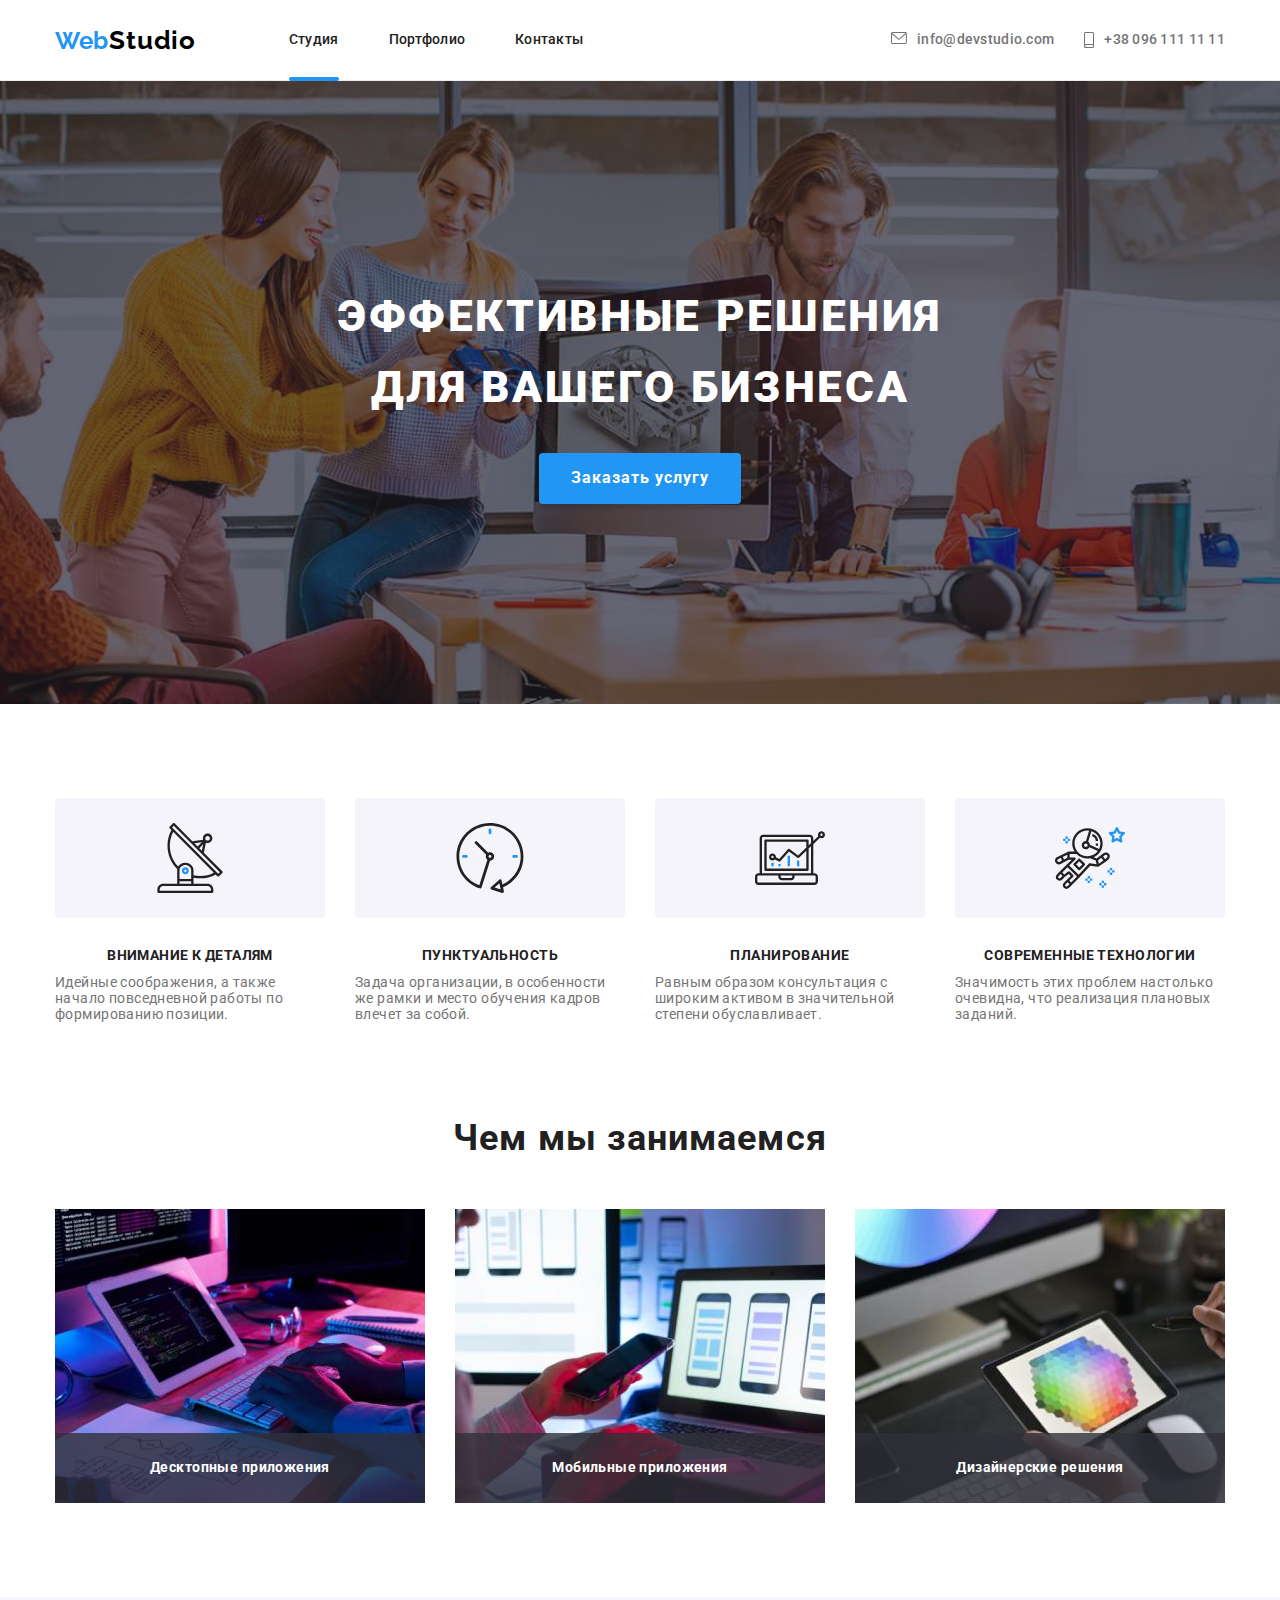
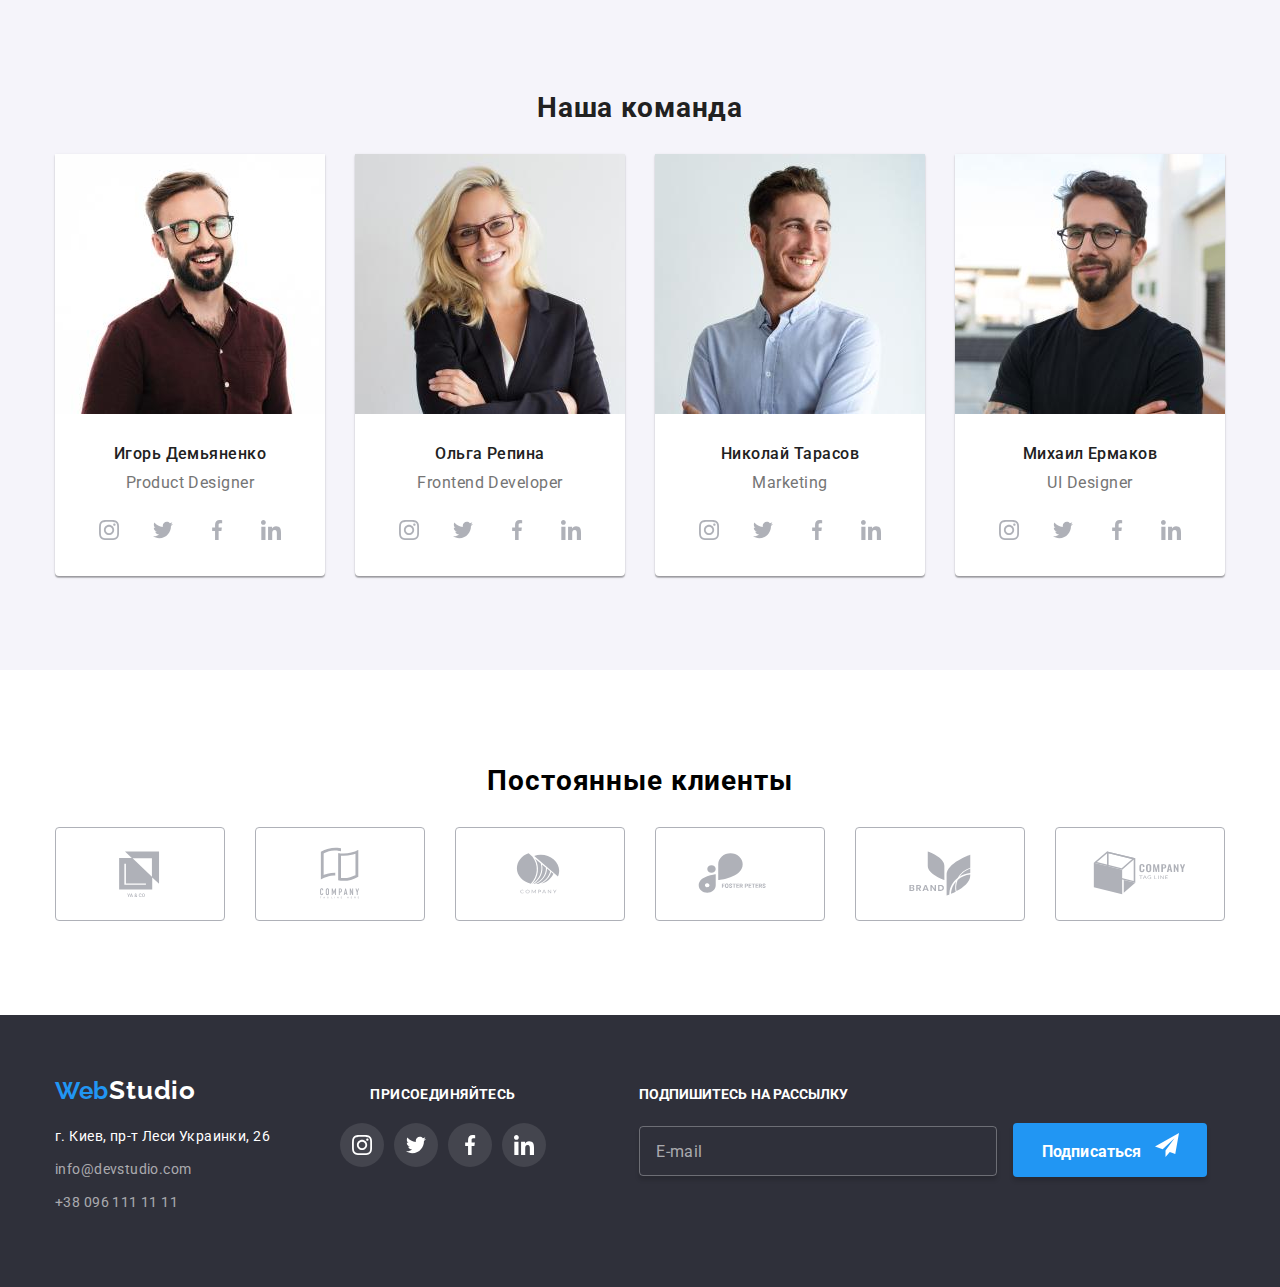
<file: index.html>
<!DOCTYPE html>
<html lang="ru">
<head>
    <meta charset="UTF-8">
    <meta http-equiv="X-UA-Compatible" content="IE=edge">
    <meta name="viewport" content="width=device-width, initial-scale=1.0">
    <title>Студия</title>
    <link rel="preconnect" href="https://fonts.googleapis.com">
    <link rel="preconnect" href="https://fonts.gstatic.com" crossorigin>
    <link href="https://fonts.googleapis.com/css2?family=Raleway:wght@700&family=Roboto:wght@400;500;700;900&display=swap"
        rel="stylesheet">
        <link rel="stylesheet" href="./css/main.min.css">
</head>
<body>
<!-- Шапка -->
    <header class="header">
        <div class="container header__container">
            <nav class="header__navigation">
                <a class="link logo header__logo" href="index.html">
                    Web<span class="logo__studio">Studio</span>
                </a>
                <ul class="list header-nav__list">
                    <li class="header-nav__item">
                        <a class="link header-nav__link header-nav__link--current" href="">
                            Студия
                        </a>
                    </li>
                    <li class="header-nav__item">
                        <a class="link header-nav__link" href="portfolio.html">
                            Портфолио
                        </a>
                    </li>
                    <li class="header-nav__item">
                        <a class="link header-nav__link " href="">
                            Контакты
                        </a>
                    </li>
                </ul>
        </nav>
        <ul class="list header-contacts__list">
            <li class="header-contacts__item-mail">
                <a class="link header-contacts__link-mail" href="mailto:info@devstudio.com">
                    <svg class="header-contacts__icon-mail" 
                        width="16" 
                        height="12">
                        <use href="./images/icons.svg#icon-email"></use>
                    </svg> 
                info@devstudio.com
                </a>
            </li>
            <li class="header-contacts__item-tel">
                <a class="link header-contacts__link-tel" href="tel:+380961111111">
                    <svg class="header-contacts__icon-tel" 
                        width="10" 
                        height="16">
                        <use href="./images/icons.svg#icon-smartphone"></use>
                    </svg>
                +38 096 111 11 11
                </a
            ></li> 
        </ul>
        <button type="button" class="header__open-mob-menu-btn">
            <svg
            width="40"
            height="40"
            class="header__icon-open-mob-menu">
                <use href="./images/icons.svg#icon-menu_mob"></use>
            </svg>
        </button>
        </div>
        <!-- MOB-MENU -->
        <div class="mob-menu is-hidden">
            <div class="container mob-menu__container">
                <div class="mob-menu__nav-wrap">
                    <button type="button" class="close-mob-menu-btn"> 
                        <svg
                        width="40"
                        height="40"
                        class="mob-menu__close-icon">
                            <use href="./images/icons.svg#icon-close"></use>
                        </svg>
                    </button>
                    <ul class="list mob-menu__list">
                        <li class="mob-menu__item">
                            <a class="link mob-menu__link" href="">
                                Студия
                            </a>
                        </li>
                        <li class="mob-menu__item">
                            <a class="link mob-menu__link" href="portfolio.html">
                                Портфолио
                            </a>
                        </li>
                        <li class="mob-menu__item">
                            <a class="link mob-menu__link" href="">
                                Контакты
                            </a>
                        </li>
                    </ul>
                </div>
                <div class="mob-menu-contacts-wrap">
                        <ul class="list mob-menu__contacts-list">
                            <li class="mob-menu__tel-item">
                                <a class="link mob-menu__link-tel" href="tel:+380961111111">
                                +38 096 111 11 11
                                </a>
                            </li> 
                            <li class="mob-menu__mail-item">
                                <a class="link mob-menu__link-mail" href="mailto:info@devstudio.com">
                                info@devstudio.com
                                </a>
                            </li>
                        </ul>
                    <div class="mob-menu__social">
                        <ul class="mob-menu__social-list">
                            <li class="list mob-menu__social-item">
                                <a href="" class="link mob-menu__social-link">Instagram</a>    
                            </li>
                            <li class="list mob-menu__social-item">
                                <a href="" class="link mob-menu__social-link">Twitter</a>
                            </li>
                            <li class="list mob-menu__social-item"><a href="" class="link mob-menu__social-link">Facebook</a>
                            </li>
                            <li class="list mob-menu__social-item"><a href="" class="link mob-menu__social-link">LinkedIn</a>
                            </li>
                        </ul>
                    </div>
                </div>
            </div>
        </div>
    </header>
    <main>
<!-- ГЕРОЙ -->
        <section class="hero ">
            <div class="container hero__container">
            <h1 class="hero__title">Эффективные решения для вашего бизнеса</h1>
            <button type="button" class="hero__btn" data-modal-open>Заказать услугу</button>
            </div>
        </section>
<!-- перечень особенностей -->
        <section class="properties section">
            <div class="container properties__container">
                <ul class="list properties__list">
                    <li class="properties__item">
                        <div class="properties-icons__wrap">
                            <svg
                                width="70"
                                height="70">
                                <use href="./images/icons.svg#icon-antenna"></use>
                            </svg>
                        </div>
                        <h3 class="properties__title">Внимание к деталям</h3>
                        <p class="properties__text">Идейные соображения, а также начало повседневной работы по формированию позиции.</p>
                    </li>
                    <li class="properties__item">
                        <div class="properties-icons__wrap">
                            <svg 
                            width="70" 
                            height="70">
                                <use href="./images/icons.svg#icon-clock"></use>
                            </svg>
                        </div>
                        <h3 class="properties__title">Пунктуальность</h3>
                        <p class="properties__text">Задача организации, в особенности же рамки и место обучения кадров влечет за собой.</p>
                    </li>
                    <li class="properties__item">
                        <div class="properties-icons__wrap">
                            <svg 
                            width="70" 
                            height="70">
                                <use href="./images/icons.svg#icon-diagram"></use>
                            </svg>
                        </div>
                        <h3 class="properties__title">Планирование</h3>
                        <p class="properties__text">Равным образом консультация с широким активом в значительной степени обуславливает.</p>
                    </li>
                    <li class="properties__item">
                        <div class="properties-icons__wrap">
                        <svg
                        width="70"
                        height="70">
                            <use href="./images/icons.svg#icon-astronaut"></use>
                        </svg>
                        </div>
                        <h3 class="properties__title">Современные технологии</h3>
                        <p class="properties__text">Значимость этих проблем настолько очевидна, что реализация плановых заданий.</p>
                    </li>
                </ul>
        </div>
        </section>
<!-- чем мы занимаемся -->
        <section class="about">
            <div class="container">
            <h2 class="about__title">Чем мы занимаемся</h2>
            <ul class="list about__list">
                <li class="about__item">
                    <div class="about__item-wrap">
                        <picture>
                            <source 
                                srcset="
                                ./images/descktop-img/about-1dt-1x.jpg 1x,
                                ./images/descktop-img/about-1dt-2x.jpg 2x
                                "
                                media="(min-width: 1200px)"
                            >
                            <img 
                                src="./images/descktop-img/about-1dt-1x.jpg"
                                alt="разработка макета"
                            >
                        </picture>
                        <div class="about__text-wrap">
                            <p class="about__text">Десктопные приложения</p>
                        </div>
                    </div>
                    
                </li>
                <li class="about__item">
                    <div class="about__item-wrap">
                        <picture>
                            <source 
                                srcset="
                                ./images/descktop-img/about-2dt-1x.jpg 1x,
                                ./images/descktop-img/about-2dt-2x.jpg 2x
                                "
                                media="(min-width: 1200px)"
                            >
                            <img 
                                src="./images/descktop-img/about-2dt-1x.jpg" 
                                alt="адаптация"
                            >
                        </picture>
                        <div class="about__text-wrap">
                            <p class="about__text">Мобильные приложения</p>
                        </div>
                    </div>
                </li> 
                <li class="about__item">
                    <div class="about__item-wrap">
                        <picture>
                            <source 
                                srcset="
                                ./images/descktop-img/about-3dt-1x.jpg 1x,
                                ./images/descktop-img/about-3dt-2x.jpg 2x
                                "
                                media="(min-width: 1200px)"
                            >
                            <img 
                                src="./images/descktop-img/about-3dt-1x.jpg" 
                                alt="дизайн"
                            >
                        </picture>
                        <div class="about__text-wrap">
                            <p class="about__text">Дизайнерские решения</p>
                        </div>
                    </div>
                </li>
            </ul>
            </div>
        </section>
<!-- команда -->
                <section class="team section">
                    <div class="container">
                    <h2 class="team__title">Наша команда</h2>
                    <ul class="list team__list">
                        <li class="team__item">

                            <picture>
                                <source 
                                srcset="
                                    ./images/descktop-img/team-card-1dt-1x.jpg 1x,
                                    ./images/descktop-img/team-card-1dt-2x.jpg 2x
                                    "
                                    media="(min-width: 1200px)"
                                >
                                <source 
                                srcset="
                                    ./images/tablet-img/team-card-1tab-1x.jpg 1x,
                                    ./images/tablet-img/team-card-1tab-2x.jpg 2x
                                    "
                                    media="(min-width: 768px)"
                                >
                                <source 
                                srcset="
                                    ./images/mobile-img/team-card-1mob-1x.jpg 1x,
                                    ./images/mobile-img/team-card-1mob-2x.jpg 2x
                                    "
                                    media="(min-width: 320px)"
                                >
                                    <img 
                                        src="./images/mobile-img/team-card-1mob-1x.jpg" 
                                        alt="сотрудник Игорь Демьяненко "
                                    >
                            </picture>

                            <div class="team__item-wrap">
                                <h3 class="team__item-title">Игорь Демьяненко</h3>
                                <p class="team__item-text" lang="en">Product Designer</p>
                                <ul class="social-list list">
                                    <li class="social-list__item">
                                        <a href="" class="social-list__link">
                                            <svg class="social-list__icon" 
                                                width="20" 
                                                height="20"> 
                                                <use href="./images/icons.svg#icon-instagram"></use>
                                            </svg>
                                        </a>
                                    </li>
                                    <li class="social-list__item">
                                        <a href="" class="social-list__link">
                                            <svg class="social-list__icon" 
                                            width="20" 
                                            height="20">
                                                <use href="./images/icons.svg#icon-twitter"></use>
                                            </svg>
                                        </a>
                                    </li>
                                    <li class="social-list__item">
                                        <a href="" class="social-list__link">
                                            <svg class="social-list__icon" 
                                                width="20" 
                                                height="20"> 
                                            <use href="./images/icons.svg#icon-facebook"></use>
                                            </svg>
                                        </a>
                                    </li>
                                    <li class="social-list__item">
                                        <a href="" class="social-list__link">
                                            <svg class="social-list__icon" 
                                                width="20" 
                                                height="20"> 
                                            <use href="./images/icons.svg#icon-linkedin"></use>
                                            </svg>
                                        </a>
                                    </li>
                                </ul>
                            </div>
                        </li>
                        <li class="team__item">

                            <picture>
                                <source 
                                srcset="
                                    ./images/descktop-img/team-card-2dt-1x.jpg 1x,
                                    ./images/descktop-img/team-card-2dt-2x.jpg 2x
                                    "
                                    media="(min-width: 1200px)"
                                >
                                <source 
                                srcset="
                                    ./images/tablet-img/team-card-2tab-1x.jpg 1x,
                                    ./images/tablet-img/team-card-2tab-2x.jpg 2x
                                    "
                                    media="(min-width: 768px)"
                                    >
                                <source 
                                srcset="
                                    ./images/mobile-img/team-card-2mob-1x.jpg 1x,
                                    ./images/mobile-img/team-card-2mob-2x.jpg 2x
                                    "
                                    media="(min-width: 320px)"
                                    >
                                    <img 
                                    src="./images/mobile-img/team-card-2mob-1x.jpg"
                                    alt="сотрудник Ольга Репина"
                                >
                            </picture>

                            <div class="team__item-wrap">
                                <h3 class="team__item-title">Ольга Репина</h3>
                                <p class="team__item-text" lang="en">Frontend Developer</p>
                                <ul class="social-list list">
                                    <li class="social-list__item">
                                        <a href="" class="social-list__link">
                                            <svg class="social-list__icon" 
                                                width="20" 
                                                height="20"> 
                                                <use href="./images/icons.svg#icon-instagram"></use>
                                            </svg>
                                        </a>
                                    </li>
                                    <li class="social-list__item">
                                        <a href="" class="social-list__link">
                                            <svg class="social-list__icon" 
                                            width="20" 
                                            height="20">
                                                <use href="./images/icons.svg#icon-twitter"></use>
                                            </svg>
                                        </a>
                                    </li>
                                    <li class="social-list__item">
                                        <a href="" class="social-list__link">
                                            <svg class="social-list__icon" 
                                                width="20" 
                                                height="20"> 
                                            <use href="./images/icons.svg#icon-facebook"></use>
                                            </svg>
                                        </a>
                                    </li>
                                    <li class="social-list__item">
                                        <a href="" class="social-list__link">
                                            <svg class="social-list__icon" 
                                                width="20" 
                                                height="20"> 
                                            <use href="./images/icons.svg#icon-linkedin"></use>
                                            </svg>
                                        </a>
                                    </li>
                                </ul>
                            </div>
                        </li>
                        <li class="team__item">

                            <picture>
                                <source 
                                srcset="
                                    ./images/descktop-img/team-card-3dt-1x.jpg 1x,
                                    ./images/descktop-img/team-card-3dt-2x.jpg 2x
                                    "
                                    media="(min-width: 1200px)"
                                    >
                                <source 
                                srcset="
                                    ./images/tablet-img/team-card-3tab-1x.jpg 1x,
                                    ./images/tablet-img/team-card-3tab-2x.jpg 2x
                                    "
                                    media="(min-width: 768px)"
                                    >
                                <source 
                                srcset="
                                    ./images/mobile-img/team-card-3mob-1x.jpg 1x,
                                    ./images/mobile-img/team-card-3mob-2x.jpg 2x
                                    "
                                    media="(min-width: 320px)"
                                    >
                                    <img 
                                    src="./images/mobile-img/team-card-3mob-1x.jpg"
                                    alt="сотрудник Николай Тарасов"
                                >
                            </picture>

                            <div class="team__item-wrap">
                                <h3 class="team__item-title">Николай Тарасов</h3>
                                <p class="team__item-text" lang="en">Marketing</p>
                                <ul class="social-list list">
                                    <li class="social-list__item">
                                        <a href="" class="social-list__link">
                                            <svg class="social-list__icon" 
                                                width="20" 
                                                height="20"> 
                                                <use href="./images/icons.svg#icon-instagram"></use>
                                            </svg>
                                        </a>
                                    </li>
                                    <li class="social-list__item">
                                        <a href="" class="social-list__link">
                                            <svg class="social-list__icon" 
                                            width="20" 
                                            height="20">
                                                <use href="./images/icons.svg#icon-twitter"></use>
                                            </svg>
                                        </a>
                                    </li>
                                    <li class="social-list__item">
                                        <a href="" class="social-list__link">
                                            <svg class="social-list__icon" 
                                                width="20" 
                                                height="20"> 
                                            <use href="./images/icons.svg#icon-facebook"></use>
                                            </svg>
                                        </a>
                                    </li>
                                    <li class="social-list__item">
                                        <a href="" class="social-list__link">
                                            <svg class="social-list__icon" 
                                                width="20" 
                                                height="20"> 
                                            <use href="./images/icons.svg#icon-linkedin"></use>
                                            </svg>
                                        </a>
                                    </li>
                                </ul>
                            </div>
                        </li>
                        <li class="team__item">

                            <picture>
                                <source 
                                    srcset="
                                        ./images/descktop-img/team-card-4dt-1x.jpg 1x,
                                        ./images/descktop-img/team-card-4dt-2x.jpg 2x
                                        "
                                    media="(min-width: 1200px)"
                                >
                                <source 
                                    srcset="
                                        ./images/tablet-img/team-card-4tab-1x.jpg 1x,
                                        ./images/tablet-img/team-card-4tab-2x.jpg 2x
                                        "
                                    media="(min-width: 768px)"
                                >
                                <source 
                                    srcset="
                                        ./images/mobile-img/team-card-4mob-1x.jpg 1x,
                                        ./images/mobile-img/team-card-4mob-2x.jpg 2x
                                        "
                                    media="(min-width: 320px)"
                                >
                                    <img 
                                        src="./images/mobile-img/team-card-4mob-1x.jpg" 
                                        alt="сотрудник Михаил Ермаков"
                                    >
                            </picture>
                            
                            <div class="team__item-wrap">
                                <h3 class="team__item-title">Михаил Ермаков</h3>
                                <p class="team__item-text" lang="en">UI Designer</p>
                                <ul class="social-list list">
                                    <li class="social-list__item">
                                        <a href="" class="social-list__link">
                                            <svg class="social-list__icon" 
                                                width="20" 
                                                height="20"> 
                                                <use href="./images/icons.svg#icon-instagram"></use>
                                            </svg>
                                        </a>
                                    </li>
                                    <li class="social-list__item">
                                        <a href="" class="social-list__link">
                                            <svg class="social-list__icon" 
                                            width="20" 
                                            height="20">
                                                <use href="./images/icons.svg#icon-twitter"></use>
                                            </svg>
                                        </a>
                                    </li>
                                    <li class="social-list__item">
                                        <a href="" class="social-list__link">
                                            <svg class="social-list__icon" 
                                                width="20" 
                                                height="20"> 
                                            <use href="./images/icons.svg#icon-facebook"></use>
                                            </svg>
                                        </a>
                                    </li>
                                    <li class="social-list__item">
                                        <a href="" class="social-list__link">
                                            <svg class="social-list__icon" 
                                                width="20" 
                                                height="20"> 
                                            <use href="./images/icons.svg#icon-linkedin"></use>
                                            </svg>
                                        </a>
                                    </li>
                                </ul>
                            </div>
                        </li> 
                    </ul>
                    </div>
                </section>
<!-- Постоянные клиенты -->
                <section class="client section">
                    <div class="container">
                    <h2 class="client__title">Постоянные клиенты</h2>
                    <ul class="list client__list">
                        <li class="client__item">
                                <a class="client__link" href="">
                                    <svg class="client__icons"
                                    width="106" 
                                    height="60">
                                    <use href="./images/icons.svg#icon-logo-yc"></use>
                                    </svg>
                                </a>
                        </li>
                        <li class="client__item">
                            <a class="client__link"  href="">
                                <svg class="client__icons" 
                                width="106" 
                                height="60">
                                    <use class="icon" href="./images/icons.svg#icon-logo-company-th"></use>
                                </svg>
                            </a>
                        </li>
                        <li class="client__item">
                            <a class="client__link" href="">
                                <svg class="client__icons" 
                                width="106"
                                height="60">
                                    <use href="./images/icons.svg#icon-logo-company"></use>
                                </svg>
                            </a>
                        </li>
                        <li class="client__item">
                            <a class="client__link" href="">
                                <svg class="client__icons"
                                width="106" 
                                height="60">
                                    <use href="./images/icons.svg#icon-logo-fp"></use>
                                </svg>
                            </a>
                        </li>
                        <li class="client__item">
                            <a class="client__link" href="">
                                <svg class="client__icons"
                                width="106" 
                                height="60">
                                    <use href="./images/icons.svg#icon-logo-brand"></use>
                                </svg>
                            </a>
                        </li>
                        <li class="client__item">
                            <a class="client__link" href="">
                                <svg class="client__icons"
                                width="106" 
                                height="60">
                                    <use  href="./images/icons.svg#icon-logo-company-tl"></use>
                                </svg>
                            </a>
                        </li>
                    </ul>
                    </div>
                </section>
    </main>
    <!-- футер -->
        <footer class="footer">
        <div class="container footer__container">
            <div class="footer__tab-wrap">
                <div class="footer__contacts">
                    <a class="link logo footer__logo" href="index.html">
                        Web<span class="logo__studio--color-light">Studio</span>
                    </a>
                    <address class="footer-address">
                        <ul class="list footer-address__list">
                            <li class="footer-adress__item">
                                <a class="link footer-address__link" href=""> г. Киев, пр-т Леси Украинки, 26</a>
                            </li>
                            <li class="footer-adress__item">
                                <a class="link footer-adress__mail" href="mailto:info@devstudio.com">info@devstudio.com</a>
                            </li>
                            <li class="footer-adress__item">
                                <a class="link footer-adress__tel" href="tel:+380961111111">+38 096 111 11 11</a>
                            </li>
                        </ul>
                    </address>
                </div>
                <div class="footer-social-wrap">    
                    <h3 class="footer-social-wrap__title">присоединяйтесь</h3>
                    <ul class="list social-list">
                        <li class="social-list__item">
                            <a class="social-list__link social-list__link--background-darck" href="">
                                <svg class="social-list__icon--color-white" 
                                width="20" 
                                height="20">
                                    <use href="./images/icons.svg#icon-instagram"></use>
                                </svg>
                            </a>
                        </li>
                        <li class="social-list__item">
                            <a class="social-list__link social-list__link--background-darck" href="">
                                <svg class="social-list__icon--color-white" 
                                width="20" 
                                height="20">
                                    <use href="./images/icons.svg#icon-twitter"></use>
                                </svg>
                            </a>
                        </li>
                        <li class="social-list__item">
                            <a class="social-list__link social-list__link--background-darck" href="">
                                <svg class="social-list__icon--color-white" 
                                width="20" 
                                height="20">
                                    <use href="./images/icons.svg#icon-facebook"></use>
                                </svg>
                            </a>
                        </li>
                        <li class="social-list__item">
                            <a class="social-list__link social-list__link--background-darck" href="">
                                <svg class="social-list__icon--color-white" 
                                width="20" 
                                height="20">
                                    <use href="./images/icons.svg#icon-linkedin"></use>
                                </svg>
                            </a>
                        </li>
                    </ul>
                </div>
            </div>
                <div class="footer-form">
                    <p class="footer-form__title">Подпишитесь на рассылку</p>
                    <form action="#" class="footer-form__send">
                        <label for="user-mail"></label> 
                        <input 
                        type="email" 
                        name="footer-mailing" 
                        id="user-mail"
                        class="footer-form__input"
                        placeholder="E-mail">
                        <button type="submit" class="footer-btn">
                            Подписаться
                                <svg class="footer-btn__icon" width="24" height="24">
                                    <use href="./images/icons.svg#icon-footer-send"></use>
                                </svg>
                        </button>
                    </form>
                </div>
        </div>
    </footer> 
                                <!-- Модалка -->
    <div class="backdrop is-hidden" data-modal>
        <div class="modal">
            <button type="button" class="modal__close-btn" data-modal-close>
                <svg class="modal__icon"
                width="18"
                height="18">
                <use href="./images/icons.svg#icon-close"></use> 
                </svg>
            </button>
                                <!-- Форма -->
            
            <form action="#" class="modal-form">
                <p class="modal-form__title">Оставьте свои данные, мы вам перезвоним</p>
                <div class="modal-form__group">
                    <label for="form-name" class="modal-form__text-input">
                        Имя
                    </label>
                    <span class="modal-form__input-wrap">
                        <input 
                            type="text" 
                            name="form-name" 
                            id="form-name" 
                            class="modal-form__input"
                        >
                            <svg class="modal-form__icon-input" width="18" height="18">
                                <use href="./images/icons.svg#icon-person-form"></use>
                            </svg>
                    </span>
                </div>
                <div class="modal-form__group">
                    <label for="form-tel" class="modal-form__text-input">
                        Телефон
                    </label>
                    <span class="modal-form__input-wrap">
                        <input 
                            type="tel" 
                            name="form-tel" 
                            id="form-tel" 
                            class="modal-form__input"
                        >
                            <svg class="modal-form__icon-input" width="18" height="18">
                                <use href="./images/icons.svg#icon-phone-form"></use>
                            </svg>
                        
                    </span>
                </div>
                <div class="modal-form__group">
                    <label for="form-mail" class="modal-form__text-input">
                        Почта
                    </label>
                    <span class="modal-form__input-wrap">
                        <input 
                            type="email"
                            name="form-mail" 
                            id="form-mail" 
                            class="modal-form__input"
                        >
                            <svg class="modal-form__icon-input" width="18" height="18">
                                <use href="./images/icons.svg#icon-email-form"></use>
                            </svg>
                        
                    </span>
                </div>
                <div class="modal-form__comment-wrap">
                    <label for="comment" class="modal-form__text-input">
                    Комментарий 
                    </label>
                    <textarea 
                        class="modal-form__comment"
                        name="comment" 
                        id="comment" 
                        placeholder="Введите текст" 
                    ></textarea>
                </div>
                <div class="modal-form__check">
                    <input 
                        type="checkbox" 
                        name="policy" 
                        id="policy"
                        class="modal-form__check-input visually-hidden"
                    >
                    <label for="policy" class="modal-form__check-text">
                            <span class="modal-form__custom-check">
                                <svg class="modal-form__check-icon" width="11" height="8">
                                <use href="./images/icons.svg#icon-checkbox-icon"></use>
                                </svg>
                            </span>
                        Соглашаюсь с рассылкой и принимаю&nbsp;
                        <a href="" class="modal-form__link-check-text">Условия договора</a>
                    </label>
                </div>
                <button type="submit" class="modal-form__btn">Отправить</button>
            </form>
        </div>
    </div>
    <script src="./js/modal.js"></script>
    <script src="./js/menu.js"></script>
</body>
</html>
</file>
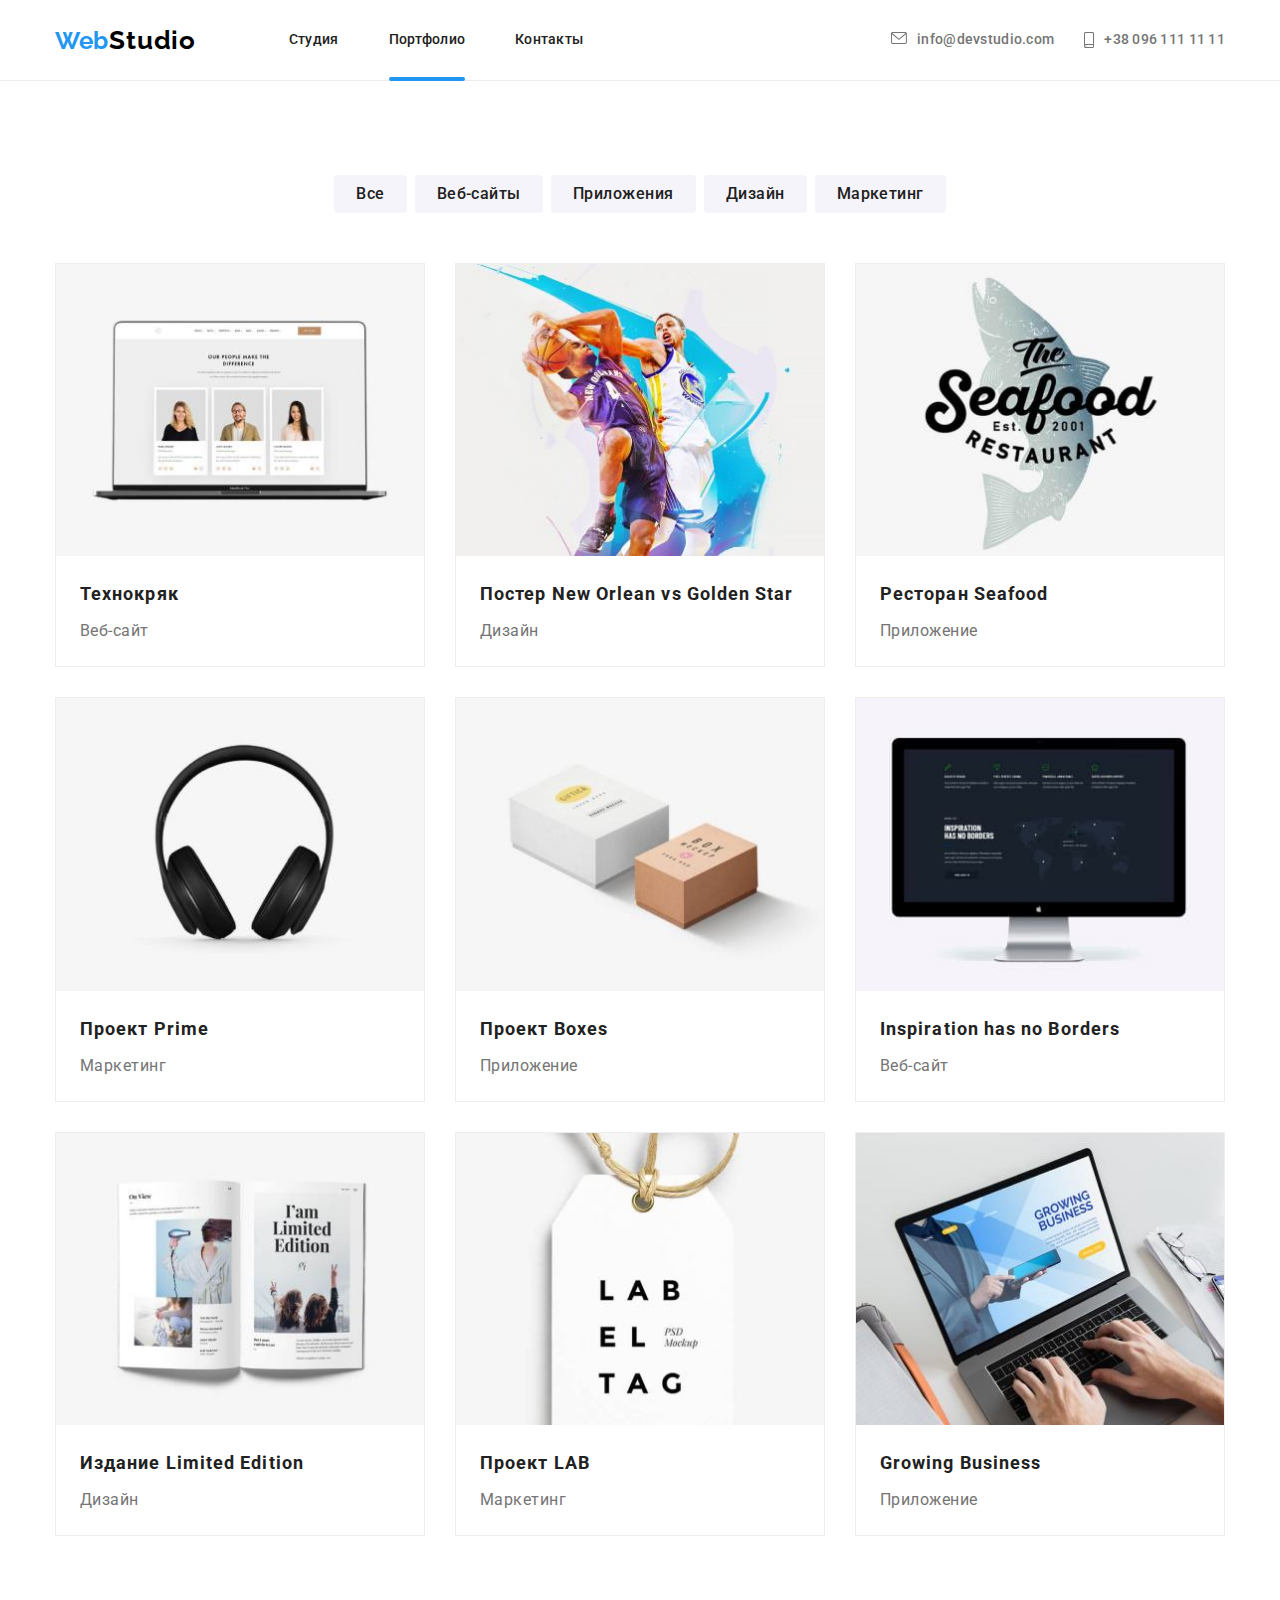
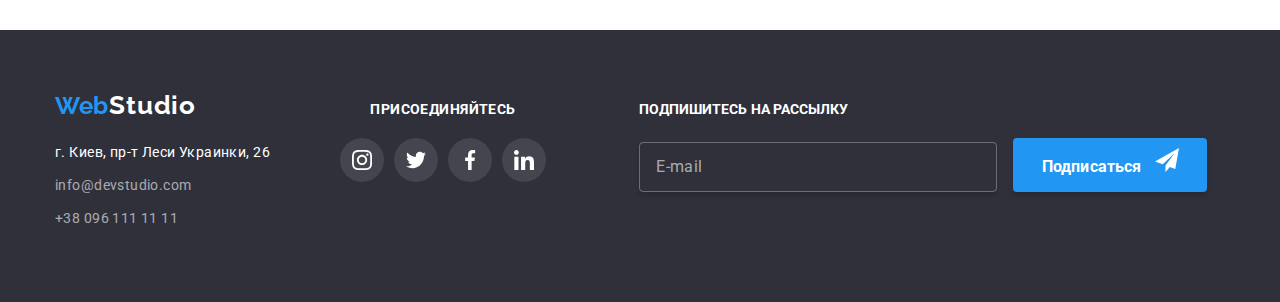
<file: portfolio.html>
<!DOCTYPE html>
<html lang="ru">
<head>
    <meta charset="UTF-8">
    <meta http-equiv="X-UA-Compatible" content="IE=edge">
    <meta name="viewport" content="width=device-width, initial-scale=1.0">
    <title>Портфолио</title>
    <link rel="preconnect" href="https://fonts.googleapis.com">
    <link rel="preconnect" href="https://fonts.gstatic.com" crossorigin>
    <link href="https://fonts.googleapis.com/css2?family=Raleway:wght@700&family=Roboto:wght@400;500;700;900&display=swap"
        rel="stylesheet">
    <link rel="stylesheet" href="./css/main.min.css">
</head>
<body>
    <header class="header">
        <div class="container header__container">
            <nav class="header__navigation">
                <a class="link logo header__logo" href="index.html">
                    Web<span class="logo__studio">Studio</span>
                </a>
                <ul class="list header-nav__list">
                    <li class="header-nav__item">
                        <a class="link header-nav__link " href="index.html">
                            Студия
                        </a>
                    </li>
                    <li class="header-nav__item">
                        <a class="link header-nav__link header-nav__link--current" href="portfolio.html">
                            Портфолио
                        </a>
                    </li>
                    <li class="header-nav__item">
                        <a class="link header-nav__link " href="">
                            Контакты
                        </a>
                    </li>
                </ul>
        </nav>
        <ul class="list header-contacts__list">
            <li class="header-contacts__item-mail">
                <a class="link header-contacts__link-mail" href="mailto:info@devstudio.com">
                    <svg class="header-contacts__icon-mail" 
                        width="16" 
                        height="12">
                        <use href="./images/icons.svg#icon-email"></use>
                    </svg> 
                info@devstudio.com
                </a>
            </li>
            <li class="header-contacts__item-tel">
                <a class="link header-contacts__link-tel" href="tel:+380961111111">
                    <svg class="header-contacts__icon-tel" 
                        width="10" 
                        height="16">
                        <use href="./images/icons.svg#icon-smartphone"></use>
                    </svg>
                +38 096 111 11 11
                </a
            ></li> 
        </ul>
        <button type="button" class="header__open-mob-menu-btn">
            <svg
            width="40"
            height="40"
            class="header__icon-open-mob-menu">
                <use href="./images/icons.svg#icon-menu_mob"></use>
            </svg>
        </button>
        </div>
        <!-- MOB-MENU -->
        <div class="mob-menu is-hidden">
            <div class="container mob-menu__container">
                <div class="mob-menu__nav-wrap">
                    <button type="button" class="close-mob-menu-btn"> 
                        <svg
                        width="40"
                        height="40"
                        class="mob-menu__close-icon">
                            <use href="./images/icons.svg#icon-close"></use>
                        </svg>
                    </button>
                    <ul class="list mob-menu__list">
                        <li class="mob-menu__item">
                            <a class="link mob-menu__link " href="index.html">
                                Студия
                            </a>
                        </li>
                        <li class="mob-menu__item">
                            <a class="link mob-menu__link" href="portfolio.html">
                                Портфолио
                            </a>
                        </li>
                        <li class="mob-menu__item">
                            <a class="link mob-menu__link" href="">
                                Контакты
                            </a>
                        </li>
                    </ul>
                </div>
                <div class="mob-menu-contacts-wrap">
                        <ul class="list mob-menu__contacts-list">
                            <li class="mob-menu__tel-item">
                                <a class="link mob-menu__link-tel" href="tel:+380961111111">
                                +38 096 111 11 11
                                </a>
                            </li> 
                            <li class="mob-menu__mail-item">
                                <a class="link mob-menu__link-mail" href="mailto:info@devstudio.com">
                                info@devstudio.com
                                </a>
                            </li>
                        </ul>
                    <div class="mob-menu__social">
                        <ul class="mob-menu__social-list">
                            <li class="list mob-menu__social-item">
                                <a href="" class="link mob-menu__social-link">Instagram</a>    
                            </li>
                            <li class="list mob-menu__social-item">
                                <a href="" class="link mob-menu__social-link">Twitter</a>
                            </li>
                            <li class="list mob-menu__social-item"><a href="" class="link mob-menu__social-link">Facebook</a>
                            </li>
                            <li class="list mob-menu__social-item"><a href="" class="link mob-menu__social-link">LinkedIn</a>
                            </li>
                        </ul>
                    </div>
                </div>
            </div>
        </div>
    </header>
    <main>
        <section class="portfolio-nav section">
            <h1 class="visually-hidden">ffffff</h1>
            <div class="container">
            <ul class="list portfolio-nav__menu">
                <li class="portfolio-nav__item"><button class="portfolio-nav__btn" type="button">Все</button></li>
                <li class="portfolio-nav__item"><button class="portfolio-nav__btn" type="button">Веб-сайты</button></li>
                <li class="portfolio-nav__item"><button class="portfolio-nav__btn" type="button">Приложения</button></li>
                <li class="portfolio-nav__item"><button class="portfolio-nav__btn" type="button">Дизайн</button></li>
                <li class="portfolio-nav__item"><button class="portfolio-nav__btn" type="button">Маркетинг</button></li>
            </ul>
            <ul class="list card-set">
                <li class="portfolio-card">
                    <a class="link portfolio-card__link" href="">
                        <div class="portfolio-card__img-wrap">

                            <picture>
                                <source 
                                    srcset="
                                        ./images/descktop-img/portfolio-1dt-1x.jpg 1x,
                                        ./images/descktop-img/portfolio-1dt-2x.jpg 2x
                                        "
                                    media="(min-width: 1200px)"
                                >
                                <source 
                                    srcset="
                                        ./images/tablet-img/portfolio-1tab-1x.jpg 1x,
                                        ./images/tablet-img/portfolio-1tab-2x.jpg 2x
                                        "
                                    media="(min-width: 768px)"
                                >
                                <source 
                                    srcset="
                                        ./images/mobile-img/portfolio-1mob-1x.jpg 1x,
                                        ./images/mobile-img/portfolio-1mob-2x.jpg 2x
                                        "
                                    media="(min-width: 320px)"
                                >
                                <img 
                                src="./images/mobile-img/portfolio-1mob-1x.jpg" 
                                alt="ноутбук"
                                >
                            </picture>
                            
                                <p class="portfolio-card__overflow">Технокряк это современная площадка распространения коронавируса. 
                                    Компании используют эту платформу для цифрового
                                    шпионажа и атак на защищённые сервера конкурентов.
                                </p>
                        </div>
                        <div class="portfolio-card__text-wrap">
                            <h2 class="portfolio-card__title">Технокряк</h2>
                            <p class="portfolio-card-subtitle">Веб-сайт</p>
                        </div>
                    </a>
                </li>
                <li class="portfolio-card">
                    <a class="link portfolio-card__link" href="">
                        <div class="portfolio-card__img-wrap">

                            <picture>
                                <source 
                                    srcset="
                                        ./images/descktop-img/portfolio-2dt-1x.jpg 1x,
                                        ./images/descktop-img/portfolio-2dt-2x.jpg 2x
                                        "
                                    media="(min-width: 1200px)"
                                >
                                <source 
                                    srcset="
                                        ./images/tablet-img/portfolio-2tab-1x.jpg 1x,
                                        ./images/tablet-img/portfolio-2tab-2x.jpg 2x
                                        "
                                    media="(min-width: 768px)"
                                >
                                <source 
                                    srcset="
                                        ./images/mobile-img/portfolio-2mob-1x.jpg 1x,
                                        ./images/mobile-img/portfolio-2mob-2x.jpg 2x
                                        "
                                    media="(min-width: 320px)"
                                >
                                <img 
                                src="./images/mobile-img/portfolio-2mob-1x.jpg" 
                                alt="баскетболисты"
                                >
                            </picture>
                            
                            <p class="portfolio-card__overflow">Технокряк это современная площадка распространения коронавируса.
                                Компании используют эту платформу для цифрового
                                шпионажа и атак на защищённые сервера конкурентов.
                            </p>
                        </div>
                        <div class="portfolio-card__text-wrap">
                            <h2 class="portfolio-card__title">Постер New Orlean vs Golden Star</h2>
                            <p class="portfolio-card-subtitle">Дизайн</p>
                        </div>
                    </a>
                </li>
                <li class="portfolio-card">
                    <a class="link portfolio-card__link" href="">
                        <div class="portfolio-card__img-wrap">

                            <picture>
                                <source 
                                    srcset="
                                        ./images/descktop-img/portfolio-3dt-1x.jpg 1x,
                                        ./images/descktop-img/portfolio-3dt-2x.jpg 2x
                                        "
                                    media="(min-width: 1200px)"
                                >
                                <source 
                                    srcset="
                                        ./images/tablet-img/portfolio-3tab-1x.jpg 1x,
                                        ./images/tablet-img/portfolio-3tab-2x.jpg 2x
                                        "
                                    media="(min-width: 768px)"
                                >
                                <source 
                                    srcset="
                                        ./images/mobile-img/portfolio-3mob-1x.jpg 1x,
                                        ./images/mobile-img/portfolio-3mob-2x.jpg 2x
                                        "
                                    media="(min-width: 320px)"
                                >
                                <img 
                                src="./images/mobile-img/portfolio-3mob-1x.jpg" 
                                alt="ресторан"
                                >
                            </picture>
                            
                            <p class="portfolio-card__overflow">Технокряк это современная площадка распространения коронавируса.
                                Компании используют эту платформу для цифрового
                                шпионажа и атак на защищённые сервера конкурентов.</p>
                        </div>
                        <div class="portfolio-card__text-wrap">
                            <h2 class="portfolio-card__title">Ресторан Seafood</h2>
                            <p class="portfolio-card-subtitle">Приложение</p>
                        </div>
                    </a>
                </li>
                <li class="portfolio-card">
                    <a class="link portfolio-card__link" href="">
                        <div class="portfolio-card__img-wrap">

                            <picture>
                                <source 
                                    srcset="
                                        ./images/descktop-img/portfolio-4dt-1x.jpg 1x,
                                        ./images/descktop-img/portfolio-4dt-2x.jpg 2x
                                        "
                                    media="(min-width: 1200px)"
                                >
                                <source 
                                    srcset="
                                        ./images/tablet-img/portfolio-4tab-1x.jpg 1x,
                                        ./images/tablet-img/portfolio-4tab-2x.jpg 2x
                                        "
                                    media="(min-width: 768px)"
                                >
                                <source 
                                    srcset="
                                        ./images/mobile-img/portfolio-4mob-1x.jpg 1x,
                                        ./images/mobile-img/portfolio-4mob-2x.jpg 2x
                                        "
                                    media="(min-width: 320px)"
                                >
                                <img 
                                src="./images/mobile-img/portfolio-4mob-1x.jpg" 
                                alt="наушники"
                                >
                            </picture>
                            

                            <p class="portfolio-card__overflow">Технокряк это современная площадка распространения коронавируса.
                                Компании используют эту платформу для цифрового
                                шпионажа и атак на защищённые сервера конкурентов.</p>
                        </div>
                        <div class="portfolio-card__text-wrap">
                            <h2 class="portfolio-card__title">Проект Prime</h2>
                            <p class="portfolio-card-subtitle">Маркетинг</p>
                        </div>
                    </a>
                </li>
                <li class="portfolio-card">
                    <a class="link portfolio-card__link" href="">
                        <div class="portfolio-card__img-wrap">

                            <picture>
                                <source 
                                    srcset="
                                        ./images/descktop-img/portfolio-5dt-1x.jpg 1x,
                                        ./images/descktop-img/portfolio-5dt-2x.jpg 2x
                                        "
                                    media="(min-width: 1200px)"
                                >
                                <source 
                                    srcset="
                                        ./images/tablet-img/portfolio-5tab-1x.jpg 1x,
                                        ./images/tablet-img/portfolio-5tab-2x.jpg 2x
                                        "
                                    media="(min-width: 768px)"
                                >
                                <source 
                                    srcset="
                                        ./images/mobile-img/portfolio-5mob-1x.jpg 1x,
                                        ./images/mobile-img/portfolio-5mob-2x.jpg 2x
                                        "
                                    media="(min-width: 320px)"
                                >
                                <img 
                                src="./images/mobile-img/portfolio-5mob-1x.jpg"
                                alt="коробки"
                                >
                            </picture>
                            

                            <p class="portfolio-card__overflow">Технокряк это современная площадка распространения коронавируса.
                                Компании используют эту платформу для цифрового
                                шпионажа и атак на защищённые сервера конкурентов.</p>
                        </div>
                        <div class="portfolio-card__text-wrap">
                            <h2 class="portfolio-card__title">Проект Boxes</h2>
                            <p class="portfolio-card-subtitle">Приложение</p>
                        </div>
                    </a>
                </li>
                <li class="portfolio-card">
                    <a class="link portfolio-card__link" href="">
                        <div class="portfolio-card__img-wrap">

                            <picture>
                                <source 
                                    srcset="
                                        ./images/descktop-img/portfolio-6dt-1x.jpg 1x,
                                        ./images/descktop-img/portfolio-6dt-2x.jpg 2x
                                        "
                                    media="(min-width: 1200px)"
                                >
                                <source 
                                    srcset="
                                        ./images/tablet-img/portfolio-6tab-1x.jpg 1x,
                                        ./images/tablet-img/portfolio-6tab-2x.jpg 2x
                                        "
                                    media="(min-width: 768px)"
                                >
                                <source 
                                    srcset="
                                        ./images/mobile-img/portfolio-6mob-1x.jpg 1x,
                                        ./images/mobile-img/portfolio-6mob-2x.jpg 2x
                                        "
                                    media="(min-width: 320px)"
                                >
                                <img 
                                src="./images/mobile-img/portfolio-6mob-1x.jpg" 
                                alt="монитор"
                                >
                            </picture>
                            
                            <p class="portfolio-card__overflow">Технокряк это современная площадка распространения коронавируса.
                                Компании используют эту платформу для цифрового
                                шпионажа и атак на защищённые сервера конкурентов.</p>
                        </div>
                        <div class="portfolio-card__text-wrap">
                            <h2 class="portfolio-card__title">Inspiration has no Borders</h2>
                            <p class="portfolio-card-subtitle">Веб-сайт</p>
                        </div>
                    </a>
                </li>
                <li class="portfolio-card">
                    <a class="link portfolio-card__link" href="">
                        <div class="portfolio-card__img-wrap">

                            <picture>
                                <source 
                                    srcset="
                                        ./images/descktop-img/portfolio-7dt-1x.jpg 1x,
                                        ./images/descktop-img/portfolio-7dt-2x.jpg 2x
                                        "
                                    media="(min-width: 1200px)"
                                >
                                <source 
                                    srcset="
                                        ./images/tablet-img/portfolio-7tab-1x.jpg 1x,
                                        ./images/tablet-img/portfolio-7tab-2x.jpg 2x
                                        "
                                    media="(min-width: 768px)"
                                >
                                <source 
                                    srcset="
                                        ./images/mobile-img/portfolio-7mob-1x.jpg 1x,
                                        ./images/mobile-img/portfolio-7mob-2x.jpg 2x
                                        "
                                    media="(min-width: 320px)"
                                >
                                <img 
                                src="./images/mobile-img/portfolio-7mob-1x.jpg" 
                                alt="книга"
                                >
                            </picture>
                            
                            <p class="portfolio-card__overflow">Технокряк это современная площадка распространения коронавируса.
                                Компании используют эту платформу для цифрового
                                шпионажа и атак на защищённые сервера конкурентов.</p>
                        </div>
                        <div class="portfolio-card__text-wrap">
                            <h2 class="portfolio-card__title">Издание Limited Edition</h2>
                            <p class="portfolio-card-subtitle">Дизайн</p>
                        </div>
                    </a>
                </li>
                <li class="portfolio-card">
                    <a class="link portfolio-card__link" href="">
                        <div class="portfolio-card__img-wrap">

                            <picture>
                                <source 
                                    srcset="
                                        ./images/descktop-img/portfolio-8dt-1x.jpg 1x,
                                        ./images/descktop-img/portfolio-8dt-2x.jpg 2x
                                        "
                                    media="(min-width: 1200px)"
                                >
                                <source 
                                    srcset="
                                        ./images/tablet-img/portfolio-8tab-1x.jpg 1x,
                                        ./images/tablet-img/portfolio-8tab-2x.jpg 2x
                                        "
                                    media="(min-width: 768px)"
                                >
                                <source 
                                    srcset="
                                        ./images/mobile-img/portfolio-8mob-1x.jpg 1x,
                                        ./images/mobile-img/portfolio-8mob-2x.jpg 2x
                                        "
                                    media="(min-width: 320px)"
                                >
                                <img 
                                src="./images/mobile-img/portfolio-8mob-1x.jpg" 
                                alt="ярлык"
                                >
                            </picture>
                            
                            <p class="portfolio-card__overflow">Технокряк это современная площадка распространения коронавируса.
                                Компании используют эту платформу для цифрового
                                шпионажа и атак на защищённые сервера конкурентов.</p>
                        </div>
                        <div class="portfolio-card__text-wrap">
                            <h2 class="portfolio-card__title">Проект LAB</h2>
                            <p class="portfolio-card-subtitle">Маркетинг</p>
                        </div>
                    </a>
                </li>
                <li class="portfolio-card">
                    <a class="link portfolio-card__link" href="">
                        <div class="portfolio-card__img-wrap">

                            <picture>
                                <source 
                                    srcset="
                                        ./images/descktop-img/portfolio-9dt-1x.jpg 1x,
                                        ./images/descktop-img/portfolio-9dt-2x.jpg 2x
                                        "
                                    media="(min-width: 1200px)"
                                >
                                <source 
                                    srcset="
                                        ./images/tablet-img/portfolio-9tab-1x.jpg 1x,
                                        ./images/tablet-img/portfolio-9tab-2x.jpg 2x
                                        "
                                    media="(min-width: 768px)"
                                >
                                <source 
                                    srcset="
                                        ./images/mobile-img/portfolio-9mob-1x.jpg 1x,
                                        ./images/mobile-img/portfolio-9mob-2x.jpg 2x
                                        "
                                    media="(min-width: 320px)"
                                >
                                <img 
                                src="./images/mobile-img/portfolio-9mob-1x.jpg" 
                                alt="ноутбук Приложение"
                                >
                            </picture>
                            
                            <p class="portfolio-card__overflow">Технокряк это современная площадка распространения коронавируса.
                                Компании используют эту платформу для цифрового
                                шпионажа и атак на защищённые сервера конкурентов.</p>
                        </div>
                        <div class="portfolio-card__text-wrap">
                            <h2 class="portfolio-card__title">Growing Business</h2>
                            <p class="portfolio-card-subtitle">Приложение</p>
                        </div>
                    </a>
                </li>
            </ul>
            </div>
        </section>
    </main>
<!-- ФУТЕР -->
<footer class="footer">
    <div class="container footer__container">
        <div class="footer__tab-wrap">
            <div class="footer__contacts">
                <a class="link logo footer__logo" href="index.html">
                    Web<span class="logo__studio--color-light">Studio</span>
                </a>
                <address class="footer-address">
                    <ul class="list footer-address__list">
                        <li class="footer-adress__item">
                            <a class="link footer-address__link" href=""> г. Киев, пр-т Леси Украинки, 26</a>
                        </li>
                        <li class="footer-adress__item">
                            <a class="link footer-adress__mail" href="mailto:info@devstudio.com">info@devstudio.com</a>
                        </li>
                        <li class="footer-adress__item">
                            <a class="link footer-adress__tel" href="tel:+380961111111">+38 096 111 11 11</a>
                        </li>
                    </ul>
                </address>
            </div>
            <div class="footer-social-wrap">    
                <h3 class="footer-social-wrap__title">присоединяйтесь</h3>
                <ul class="list social-list">
                    <li class="social-list__item">
                        <a class="social-list__link social-list__link--background-darck" href="">
                            <svg class="social-list__icon--color-white" 
                            width="20" 
                            height="20">
                                <use href="./images/icons.svg#icon-instagram"></use>
                            </svg>
                        </a>
                    </li>
                    <li class="social-list__item">
                        <a class="social-list__link social-list__link--background-darck" href="">
                            <svg class="social-list__icon--color-white" 
                            width="20" 
                            height="20">
                                <use href="./images/icons.svg#icon-twitter"></use>
                            </svg>
                        </a>
                    </li>
                    <li class="social-list__item">
                        <a class="social-list__link social-list__link--background-darck" href="">
                            <svg class="social-list__icon--color-white" 
                            width="20" 
                            height="20">
                                <use href="./images/icons.svg#icon-facebook"></use>
                            </svg>
                        </a>
                    </li>
                    <li class="social-list__item">
                        <a class="social-list__link social-list__link--background-darck" href="">
                            <svg class="social-list__icon--color-white" 
                            width="20" 
                            height="20">
                                <use href="./images/icons.svg#icon-linkedin"></use>
                            </svg>
                        </a>
                    </li>
                </ul>
            </div>
        </div>
            <div class="footer-form">
                <p class="footer-form__title">Подпишитесь на рассылку</p>
                <form action="#" class="footer-form__send">
                    <label for="user-mail"></label> 
                    <input 
                    type="email" 
                    name="footer-mailing" 
                    id="user-mail"
                    class="footer-form__input"
                    placeholder="E-mail">
                    <button type="submit" class="footer-btn">
                        Подписаться
                            <svg class="footer-btn__icon" width="24" height="24">
                                <use href="./images/icons.svg#icon-footer-send"></use>
                            </svg>
                    </button>
                </form>
            </div>
    </div>
</footer> 
<script src="./js/menu.js"></script>
</body>
</html>
</file>
<file: css/main.min.css>
:root{--title-collor: #212121;--main-text-color: #757575;--background-heroe-color:#2F303A;--background-team-color: #F5F4FA;--background-footer-color: #2F303A;--hover-color: #2196F3;--portfolio-btn-color:#212121}.visually-hidden{position:absolute;width:1px;height:1px;margin:-1px;border:0;padding:0;white-space:nowrap;clip-path:inset(100%);clip:rect(0 0 0 0)}/*! modern-normalize v1.1.0 | MIT License | https://github.com/sindresorhus/modern-normalize */*,::before,::after{box-sizing:border-box}html{line-height:1.15;-webkit-text-size-adjust:100%;-moz-tab-size:4;tab-size:4}body{margin:0;font-family:system-ui,-apple-system,"Segoe UI",Roboto,Helvetica,Arial,sans-serif,"Apple Color Emoji","Segoe UI Emoji"}hr{height:0;color:inherit}abbr[title]{text-decoration:underline dotted}b,strong{font-weight:bolder}code,kbd,samp,pre{font-family:ui-monospace, SFMono-Regular, Consolas, 'Liberation Mono', Menlo, monospace;font-size:1em}small{font-size:80%}sub,sup{font-size:75%;line-height:0;position:relative;vertical-align:baseline}sub{bottom:-0.25em}sup{top:-0.5em}table{text-indent:0;border-color:inherit}button,input,optgroup,select,textarea{font-family:inherit;font-size:100%;line-height:1.15;margin:0}button,select{text-transform:none}button,[type='button'],[type='reset'],[type='submit']{-webkit-appearance:button}::-moz-focus-inner{border-style:none;padding:0}:-moz-focusring{outline:1px dotted ButtonText}:-moz-ui-invalid{box-shadow:none}legend{padding:0}progress{vertical-align:baseline}::-webkit-inner-spin-button,::-webkit-outer-spin-button{height:auto}[type='search']{-webkit-appearance:textfield;outline-offset:-2px}::-webkit-search-decoration{-webkit-appearance:none}::-webkit-file-upload-button{-webkit-appearance:button;font:inherit}summary{display:list-item}p,h1,h2,h3,h4,h5,h6{margin:0}ul{margin:0;padding:0}img{display:block;max-width:100%;height:auto}body{font-family:"Roboto", sans-serif}.list{list-style:none}.link{text-decoration:none}.container{width:100%;margin:0 auto;padding-left:15px;padding-right:15px}@media screen and (min-width: 480px){.container{width:480px}}@media screen and (min-width: 768px){.container{width:768px}}@media screen and (min-width: 1200px){.container{width:1200px}}.section{padding-top:60px;padding-bottom:60px}@media screen and (min-width: 1200px){.section{padding-top:94px;padding-bottom:94px}}.logo{font-family:Raleway;font-weight:700;font-size:24px;line-height:1.17;letter-spacing:.03em;color:#2196F3;display:block}@media screen and (min-width: 1200px){.header__logo{margin-right:93px}}@media screen and (min-width: 768px) and (max-width: 1199px){.header__logo{margin-right:88px}}.logo__studio{font-family:Raleway;font-weight:700;font-size:24px;line-height:1.17;letter-spacing:.03em;color:#000000}@media screen and (min-width: 1200px){.logo__studio{font-weight:700;font-size:26px;line-height:1.17;letter-spacing:.03em}}.mob-menu{width:100%;height:100%;position:fixed;background:#FFFFFF;box-shadow:0px 4px 8px rgba(0,0,0,0.04),0px 2px 4px rgba(0,0,0,0.08),0px 1px 3px rgba(0,0,0,0.16);top:0;z-index:5;padding-top:48px;padding-bottom:48px}.mob-menu .container{height:100%;display:flex;flex-direction:column;justify-content:space-between}.close-mob-menu-btn{display:block;position:absolute;top:10px;right:15px;border:none;cursor:pointer;background:#FFFFFF}.mob-menu__close-icon{transition:fill 250ms cubic-bezier(0.4, 0, 0.2, 1)}.close-mob-menu-btn:hover .mob-menu__close-icon,.close-mob-menu-btn:focus .mob-menu__close-icon{fill:var(--hover-color)}.mob-menu__item:not(:last-child){margin-bottom:32px}.mob-menu__link{font-weight:500;font-size:40px;line-height:1.18;letter-spacing:.02em;color:#212121}.mob-menu__link:hover,.mob-menu__link:focus{color:var(--hover-color)}.mob-menu__tel-item{margin-bottom:32px}.mob-menu__link-tel{font-weight:500;font-size:24px;line-height:1.18;letter-spacing:.02em;color:#757575;transition:color 250ms cubic-bezier(0.4, 0, 0.2, 1)}.mob-menu__link-tel:hover,.mob-menu__link-tel:focus{font-size:34px;color:var(--hover-color)}.mob-menu__mail-item{margin-bottom:64px}.mob-menu__link-mail{font-weight:500;font-size:24px;line-height:1.17;letter-spacing:.02em;color:#757575;transition:color 250ms cubic-bezier(0.4, 0, 0.2, 1)}.mob-menu__link-mail:hover,.mob-menu__link-mail:focus{font-size:34px;color:var(--hover-color)}.mob-menu__social-list{display:flex}.mob-menu__social-item:not(:last-child)::after{content:"";height:22px;border:1px solid rgba(33,33,33,0.2);margin-left:10px;margin-right:10px}.mob-menu__social-link{font-weight:500;font-size:18px;line-height:1.22;letter-spacing:.02em;color:#2196F3}@media screen and (max-width: 479px){.mob-menu__social-link{font-weight:500;font-size:15px;line-height:1.22;letter-spacing:.02em}}.social-list{display:flex;justify-content:center}.social-list__item{width:44px;height:44px;margin-left:10px}.social-list__item:first-child{margin-left:0}.social-list__link{width:100%;height:100%;border-radius:50px;background-color:#ffffff;display:flex;align-items:center;justify-content:center;transition:background-color 250ms cubic-bezier(0.4, 0, 0.2, 1),fill 250ms cubic-bezier(0.4, 0, 0.2, 1)}.social-list__link:hover,.social-list__link:focus{background-color:var(--hover-color)}.social-list__link:active,.social-list__link:focus{outline:none}.social-list__icon{fill:#AFB1B8;transition:fill 250ms cubic-bezier(0.4, 0, 0.2, 1)}.social-list__link:hover .social-list__icon,.social-list__link:focus .social-list__icon{fill:white}.footer__logo{margin-bottom:20px}.logo__studio--color-light{font-family:Raleway;font-weight:700;font-size:24px;line-height:1.17;letter-spacing:.03em;color:#FFFFFF}@media screen and (min-width: 1200px){.logo__studio--color-light{font-weight:700;font-size:26px;line-height:1.17;letter-spacing:.03em}}.footer-social-wrap{text-align:center;margin-bottom:60px}.footer-social-wrap__title{font-weight:700;font-size:14px;line-height:1.14;letter-spacing:.03em;text-transform:uppercase;color:#FFFFFF;margin-bottom:20px}.social-list__link--background-darck{width:100%;height:100%;display:flex;align-items:center;justify-content:center;background:rgba(255,255,255,0.1);border-radius:50%;transition:background-color 250ms cubic-bezier(0.4, 0, 0.2, 1),fill 250ms cubic-bezier(0.4, 0, 0.2, 1)}.social-list__link--background-darck:hover,.social-list__link--background-darck:focus{background-color:var(--hover-color)}.social-list__icon--color-white{fill:#ffffff}.social-list-link--background-darck:active,.social-list-link--background-darck:focus{outline:none}.backdrop{width:100vw;height:100vh;position:fixed;top:0px;background-color:rgba(0,0,0,0.2);visibility:visible;opacity:1;transition:opacity 250ms cubic-bezier(0.4, 0, 0.2, 1),visibility 250ms cubic-bezier(0.4, 0, 0.2, 1)}.modal{background-color:#FFFFFF;border-radius:4px;box-shadow:0px 1px 3px rgba(0,0,0,0.12),0px 1px 1px rgba(0,0,0,0.14),0px 2px 1px rgba(0,0,0,0.2);position:absolute;padding:40px 40px;top:50%;left:50%;transform:translate(-50%, -50%) scale(1);transition:transform 250ms cubic-bezier(0.4, 0, 0.2, 1)}@media screen and (max-width: 479px){.modal{width:320px}}@media screen and (min-width: 480px){.modal{width:450px;height:609px}}@media screen and (min-width: 1200px){.modal{width:528px;min-height:581px}}.backdrop .is-hidden{visibility:hidden;opacity:0;pointer-events:none;overflow:scroll}.backdrop.is-hidden .modal{transform:scale(1.1) translate(-50%, -50%)}.modal__close-btn{width:30px;height:30px;background:#FFFFFF;border:1px solid rgba(0,0,0,0.1);border-radius:50%;position:absolute;top:8px;right:8px;display:flex;align-items:center;justify-content:center;cursor:pointer;transition:fill 250ms cubic-bezier(0.4, 0, 0.2, 1)}.modal__close-btn:hover .modal__icon,.modal__close-btn:focus .modal__icon{fill:var(--hover-color)}.is-hidden{visibility:hidden;opacity:0;pointer-events:none}.modal-form__title{font-weight:700;font-size:20px;line-height:1.15;letter-spacing:.03em;text-align:center;color:#212121;margin-bottom:12px}.modal-form__group{display:flex;margin-bottom:10px;flex-direction:column}.modal-form__text-input{font-weight:400;font-size:12px;line-height:1.17;letter-spacing:.01em;color:#757575;margin-bottom:4px}.modal-form__input-wrap{width:100%;position:relative}.modal-form__input{width:100%;border:1px solid rgba(33,33,33,0.2);border-radius:4px;height:40px;padding-left:42px;padding-right:10px;cursor:pointer;transition:border-color 250ms cubic-bezier(0.4, 0, 0.2, 1),fill 250ms cubic-bezier(0.4, 0, 0.2, 1)}.modal-form__input:focus{border-color:var(--hover-color);outline:none}.modal-form__input:focus+.modal-form__icon-input{fill:var(--hover-color)}.modal-form__icon-input{position:absolute;left:12px;top:50%;transform:translateY(-50%)}.modal-form__comment-wrap{display:flex;margin-bottom:20px;flex-direction:column}.modal-form__comment{width:100%;border:1px solid rgba(33,33,33,0.2);border-radius:4px;resize:none;height:120px;padding:12px 16px;cursor:pointer;transition:border-color 250ms cubic-bezier(0.4, 0, 0.2, 1)}.modal-form__comment:focus{border-color:var(--hover-color);outline:none}.modal-form__comment::placeholder{font-weight:400;font-size:12px;line-height:1.17;letter-spacing:.01em;color:rgba(117,117,117,0.5)}.modal-form__btn{padding:10px 55px 10px 56px;background-color:#2196F3;box-shadow:0px 4px 4px rgba(0,0,0,0.15);border-radius:4px;font-weight:700;font-size:16px;line-height:1.88;letter-spacing:.06em;display:flex;align-items:center;text-align:center;color:#FFFFFF;cursor:pointer;margin:30px auto}.modal-form__check{display:flex;align-items:center;justify-content:center}.modal-form__check-input{margin-top:20px;text-align:center}.modal-form__check-text{font-weight:400;line-height:1.71;letter-spacing:0.03em;color:#757575;display:flex;align-items:center}@media screen and (max-width: 479px){.modal-form__check-text{flex-wrap:wrap;font-size:10px}}@media screen and (min-width: 480px){.modal-form__check-text{font-size:12px}}@media screen and (min-width: 1200px){.modal-form__check-text{font-size:14px}}@media screen and (max-width: 479px){.modal-form__link-check-text{margin-left:26px}}.modal-form__custom-check{width:16px;height:15px;border:2px solid #212121;border-radius:2px;margin-right:8px;display:flex;align-items:center;justify-content:center;transition:background-color 250ms cubic-bezier(0.4, 0, 0.2, 1),border 250ms cubic-bezier(0.4, 0, 0.2, 1)}.modal-form__check-input:checked+.modal-form__check-text .modal-form__custom-check{background-color:var(--hover-color);border:none}.modal-form__check-input:focus+.modal-form__check-text .modal-form__custom-check{border-color:var(--hover-color);outline:none}.modal-form__check-icon{fill:#FFFFFF}.modal-form__link-check-text{color:var(--hover-color)}.header{background-color:#FFFFFF;border-bottom:1px solid #ECECEC}.header__container{display:flex;align-items:center}.header__open-mob-menu-btn{margin-left:auto;border:none;background-color:#FFFFFF}@media screen and (min-width: 768px){.header__open-mob-menu-btn{display:none}}.header__icon-open-mob-menu{transition:fill 250ms cubic-bezier(0.4, 0, 0.2, 1)}.header__open-mob-menu-btn:hover .header__icon-open-mob-menu,.header__open-mob-menu-btn:hover .header__icon-open-mob-menu{fill:var(--hover-color)}.header__navigation{display:flex;align-items:center}.header-nav__list{display:none;align-items:center}@media screen and (min-width: 768px){.header-nav__list{display:flex}}.header-nav__item:not(:last-child){margin-right:50px;position:relative}.header-nav__link{padding-top:32px;padding-bottom:32px;font-weight:500;font-size:14px;line-height:1.14;letter-spacing:.02em;color:#212121;position:relative;display:flex;transition:color 250ms cubic-bezier(0.4, 0, 0.2, 1)}.header-nav__link:hover,.header-nav__link:focus{color:var(--hover-color)}.header-nav__link--current::after{content:"";height:4px;width:100%;background-color:#2196F3;border-radius:2px;display:block;position:absolute;left:0;bottom:-3px}@media screen and (min-width: 1200px){.header-nav__link--current::after{bottom:-1px}}.header-nav__link:active,.header-nav__link:focus{outline:none}.header-contacts__list{display:none;margin-left:auto}@media screen and (min-width: 768px) and (max-width: 1199px){.header-contacts__list{display:flex;flex-direction:column;padding-top:21px;padding-bottom:21px}}@media screen and (min-width: 1200px){.header-contacts__list{align-items:center;display:flex}}.header-contacts__item-mail{display:flex;align-items:center}@media screen and (min-width: 1200px){.header-contacts__item-mail{margin-right:30px}}.header-contacts__link-mail{display:flex;font-weight:500;font-size:14px;line-height:1.14;letter-spacing:.02em;color:var(--main-text-color);transition:color 250ms cubic-bezier(0.4, 0, 0.2, 1)}@media screen and (min-width: 768px) and (max-width: 1199px){.header-contacts__link-mail{margin-bottom:10px}}.header-contacts__link-mail:hover,.header-contacts__link-mail:focus{color:var(--hover-color)}.header-contacts__link-mail:active,.header-contacts__link-mail:focus{outline:none}.header-contacts__icon-mail{margin-right:10px;align-items:center;fill:#757575}.header-contacts__link-mail:hover .header-contacts__icon-mail,.header-contacts__link-mail:focus .header-contacts__icon-mail{fill:var(--hover-color)}.header-contacts__item-tel{display:flex;align-items:center}.header-contacts__link-tel{display:flex;font-weight:500;font-size:14px;line-height:1.14;letter-spacing:.02em;color:var(--main-text-color);transition:color 250ms cubic-bezier(0.4, 0, 0.2, 1)}.header-contacts__link-tel:hover,.header-contacts__link-tel:focus{color:var(--hover-color)}.header-contacts__icon-tel{display:flex;align-items:center;margin-right:10px;fill:#757575}.header-contacts__link-tel:hover .header-contacts__icon-tel,.header-contacts__link-tel:focus .header-contacts__icon-tel{fill:var(--hover-color)}.header-contacts__link-tel:active,.header-contacts__link-tel:focus{outline:none}.hero{background-color:var(--background-heroe-color);background-image:linear-gradient(rgba(47,48,58,0.4), rgba(47,48,58,0.4)),url(../images/mobile-img/hero-mob-1x.jpg);background-repeat:no-repeat;background-size:cover;background-position:center;max-width:1600px;margin-left:auto;margin-right:auto}@media screen and (max-width: 1199px){.hero{padding-top:118px;padding-bottom:118px}}@media screen and (min-device-pixel-ratio: 2), (min-resolution: 192dpi), (min-resolution: 2dppx){.hero{background-image:linear-gradient(rgba(47,48,58,0.4), rgba(47,48,58,0.4)),url(../images/mobile-img/hero-mob-2x.jpg)}}@media screen and (min-width: 768px){.hero{background-image:linear-gradient(rgba(47,48,58,0.4), rgba(47,48,58,0.4)),url(../images/tablet-img/hero-tab-1x.jpg)}}@media screen and (min-width: 768px) and (min-device-pixel-ratio: 2), screen and (min-width: 768px) and (min-resolution: 192dpi), screen and (min-width: 768px) and (min-resolution: 2dppx){.hero{background-image:linear-gradient(rgba(47,48,58,0.4), rgba(47,48,58,0.4)),url(../images/tablet-img/hero-tab-2x.jpg)}}@media screen and (min-width: 1200px){.hero{padding-top:200px;padding-bottom:200px;background-image:linear-gradient(rgba(47,48,58,0.4), rgba(47,48,58,0.4)),url(../images/descktop-img/hero-dt-1x.jpg)}}@media screen and (min-width: 1200px) and (min-device-pixel-ratio: 2), screen and (min-width: 1200px) and (min-resolution: 192dpi), screen and (min-width: 1200px) and (min-resolution: 2dppx){.hero{background-image:linear-gradient(rgba(47,48,58,0.4), rgba(47,48,58,0.4)),url(../images/descktop-img/hero-dt-2x.jpg)}}.hero__container{text-align:center}.hero__title{font-weight:900;font-size:26px;line-height:1.62;letter-spacing:.06em;text-transform:uppercase;color:#FFFFFF;display:block;text-align:center;margin:0 auto;margin-bottom:30px}@media screen and (min-width: 1200px){.hero__title{font-weight:900;font-size:44px;line-height:1.62;letter-spacing:.06em}}@media screen and (min-width: 480px){.hero__title{max-width:360px}}@media screen and (min-width: 1200px){.hero__title{max-width:696px}}.hero__btn{font-family:inherit;font-weight:700;font-size:16px;line-height:1.88;letter-spacing:.06em;background-color:#2196F3;color:#FFFFFF;min-width:200px;padding:10px 32px;box-shadow:0px 4px 4px rgba(0,0,0,0.15);border-radius:4px;border-style:none;cursor:pointer}.hero__btn:hover,.hero__btn:focus{background-color:var(--hover-color)}.properties__container{display:flex;align-items:center;max-width:100%}@media screen and (min-width: 768px){.properties__list{display:flex}}@media screen and (min-width: 768px) and (max-width: 1199px){.properties__list{flex-wrap:wrap}}.properties__item{margin-bottom:30px}@media screen and (max-width: 767px){.properties__item:last-child{margin-bottom:0}}@media screen and (min-width: 768px) and (max-width: 1199px){.properties__item{flex-basis:calc((100% - 30px) / 2);margin-right:30px}.properties__item:nth-last-child(-n+2){margin-bottom:0}.properties__item:nth-child(2n){margin-right:0}}@media screen and (min-width: 1200px){.properties__item{flex-basis:calc((100% - 90px) / 4);margin-bottom:0;margin-right:30px}.properties__item:last-child{margin-right:0}}.properties-icons__wrap{width:100%;height:120px;display:flex;align-items:center;background-color:#F5F4FA;border-radius:4px;margin-bottom:30px;justify-content:center}.properties__title{font-weight:700;font-size:14px;line-height:1.14;letter-spacing:.03em;color:var(--title-collor);margin-bottom:10px;width:100%;text-align:center;text-transform:uppercase}@media screen and (min-width: 768px) and (max-width: 1199px){.properties__title{text-align:left}}.properties__text{font-weight:400;font-size:14px;line-height:1.17;letter-spacing:.03em;color:var(--main-text-color)}.about{padding-bottom:94px}@media screen and (max-width: 1199px){.about{display:none}}.about__title{font-weight:700;font-size:36px;line-height:1.17;letter-spacing:.03em;color:var(--title-collor);text-align:center;margin-bottom:50px}.about__list{display:flex}.about__item:not(:last-child){margin-right:30px}.about__item-wrap{position:relative}.about__text-wrap{width:100%;height:70px;display:flex;align-items:center;justify-content:center;text-align:center;position:absolute;bottom:0;left:0;background-color:rgba(47,48,58,0.8)}.about__text{font-weight:bold;font-size:14px;line-height:1.14;letter-spacing:0.03em;color:#FFFFFF;width:100%}.team{background-color:var(--background-team-color)}.team__title{font-weight:700;font-size:28px;line-height:1.18;letter-spacing:.03em;color:var(--title-collor);margin-bottom:30px;text-align:center}@media screen and (min-width: 480px){.team__list{display:flex;flex-wrap:wrap}}.team__item{background:#FFFFFF;box-shadow:0px 1px 3px rgba(0,0,0,0.12),0px 1px 1px rgba(0,0,0,0.14),0px 2px 1px rgba(0,0,0,0.2);border-radius:0px 0px 4px 4px}@media screen and (max-width: 1199px){.team__item{margin-bottom:30px}.team__item:last-child{margin-bottom:0}}@media screen and (min-width: 768px) and (max-width: 1199px){.team__item{flex-basis:calc((100% - 30px) / 2);margin-right:30px}.team__item:nth-last-child(-n+2){margin-bottom:0}.team__item:nth-child(2n){margin-right:0}}@media screen and (min-width: 1200px){.team__item{flex-basis:calc((100% - 90px) / 4);margin-right:30px}.team__item:last-child{margin-right:0}}.team__item img{width:100%}.team__item-wrap{padding-top:30px;padding-bottom:24px;text-align:center}.team__item-title{font-weight:500;font-size:16px;line-height:1.19;letter-spacing:.03em;color:var(--title-collor);margin-bottom:10px}.team__item-text{font-weight:400;font-size:16px;line-height:1.19;letter-spacing:.03em;color:var(--main-text-color);margin-bottom:16px}.client__title{font-weight:700;font-size:28px;line-height:1.18;letter-spacing:.03em;margin-bottom:30px;text-align:center}.client__list{display:flex}@media screen and (min-width: 1200px){.client__list{justify-content:center}}@media screen and (max-width: 1199px){.client__list{flex-wrap:wrap}}.client__item{margin-right:30px}@media screen and (min-width: 1200px){.client__item:last-child{margin-right:0}}@media screen and (max-width: 767px){.client__item{flex-basis:calc((100% - 30px) / 2);margin-bottom:30px}.client__item:nth-last-child(-n+2){margin-bottom:0}.client__item:nth-child(2n){margin-right:0}}@media screen and (min-width: 768px) and (max-width: 1199px){.client__item{flex-basis:calc((100% - 60px) / 3);margin-bottom:30px}.client__item:nth-last-child(-n+3){margin-bottom:0}.client__item:nth-child(3n+3){margin-right:0}}@media screen and (min-width: 1200px){.client__item{width:170px}}.client__link{width:100%;height:100%;display:flex;align-items:center;justify-content:center;border-radius:4px;border:1px solid #AFB1B8;transition:border 250ms cubic-bezier(0.4, 0, 0.2, 1)}@media screen and (min-width: 480px){.client__link{padding:16px 32px}}.client__link:hover,.client__link:focus{border:1px solid var(--hover-color)}.client__link:active,.client__link:focus{outline:none}.client__icons{text-align:center;fill:#AFB1B8;transition:fill 250ms cubic-bezier(0.4, 0, 0.2, 1)}.client__link:hover .client__icons,.client__link:focus .client__icons{fill:var(--hover-color)}.footer{background:var(--background-footer-color);padding-bottom:60px;padding-top:60px}@media screen and (min-width: 1200px){.footer__container{align-items:baseline;display:flex}}@media screen and (min-width: 768px){.footer__tab-wrap{align-items:baseline;display:flex;justify-content:center}}@media screen and (max-width: 1199px){.footer__contacts{text-align:center;margin-bottom:60px}}@media screen and (min-width: 768px) and (max-width: 1199px){.footer__contacts{margin-right:165px}}@media screen and (min-width: 1200px){.footer__contacts{margin-right:70px}}.footer-adress__item{margin-bottom:9px}.footer-adress__item:last-child{margin-bottom:0}.footer-address__link{font-weight:400;font-size:14px;line-height:1.71;letter-spacing:.03em;font-style:normal;color:#FFFFFF;margin-bottom:9px;transition:color 250ms cubic-bezier(0.4, 0, 0.2, 1)}.footer-address__link:hover,.footer-address__link:focus{color:var(--hover-color)}.footer-address__link:active,.footer-address__link:focus{outline:none}.footer-adress__mail{font-weight:400;font-size:14px;line-height:1.71;letter-spacing:.03em;font-style:normal;color:rgba(255,255,255,0.6);margin-bottom:9px;transition:color 250ms cubic-bezier(0.4, 0, 0.2, 1)}.footer-adress__mail:hover,.footer-adress__mail:focus{color:var(--hover-color)}.footer-adress__mail:active,.footer-adress__mail:focus{outline:none}.footer-adress__tel{font-weight:400;font-size:14px;line-height:1.71;letter-spacing:.03em;font-style:normal;color:rgba(255,255,255,0.6);transition:color 250ms cubic-bezier(0.4, 0, 0.2, 1)}.footer-adress__tel:hover,.footer-adress__tel:focus{color:var(--hover-color)}.footer-adress__tel:active,.footer-adress__tel:focus{outline:none}@media screen and (max-width: 1199px){.footer-form{text-align:center}}@media screen and (min-width: 1200px){.footer-form{margin-left:93px}}.footer-form__title{font-weight:700;font-size:14px;line-height:1.14;letter-spacing:.003em;text-transform:uppercase;color:#ffffff;margin-bottom:20px}@media screen and (min-width: 768px) and (max-width: 1199px){.footer-form__send{align-items:center;display:flex;flex-direction:column}}.footer-form__input{width:100%;height:50px;border:1px solid rgba(255,255,255,0.3);border-radius:4px;padding:15px 10px 15px 16px;background-color:inherit;color:#FFFFFF;box-shadow:0px 4px 4px rgba(0,0,0,0.15);cursor:pointer;margin-bottom:20px;transition:border-color 250ms cubic-bezier(0.4, 0, 0.2, 1)}@media screen and (min-width: 768px){.footer-form__input{width:450px}}@media screen and (min-width: 1200px){.footer-form__input{width:358px}}@media screen and (min-width: 1200px){.footer-form__input{margin-right:12px}}.footer-form__input:hover,.footer-form__input:focus{border-color:var(--hover-color);outline:none}.footer-form__input::placeholder{display:flex;align-items:center;font-weight:400;font-size:16px;line-height:1.25;letter-spacing:.03em;color:rgba(255,255,255,0.6)}.footer-btn{padding:10px 28px 10px 29px;background-color:var(--hover-color);color:#FFFFFF;cursor:pointer;font-weight:700;font-size:16px;line-height:1.88;letter-spacing:.006em;border:none;box-shadow:0px 4px 4px rgba(0,0,0,0.15);border-radius:4px}.footer-btn:hover,.footer-btn:focus{background-color:var(--hover-color)}.footer-btn__icon{fill:#FFFFFF;margin-left:10px}.portfolio-nav__menu{display:flex;flex-wrap:wrap;margin-bottom:30px}@media screen and (min-width: 768px){.portfolio-nav__menu{justify-content:center}}@media screen and (min-width: 1200px){.portfolio-nav__menu{margin-bottom:50px}}.portfolio-nav__item{margin-right:8px}.portfolio-nav__item:last-child{margin-right:0}@media screen and (min-width: 320px) and (max-width: 767px){.portfolio-nav__item{margin-bottom:15px}}.portfolio-nav__btn{display:flex;font-family:inherit;font-weight:500;font-size:16px;line-height:1.62;letter-spacing:.03em;background-color:#F5F4FA;color:var(--portfolio-btn-color);padding:6px 22px 6px 22px;border:none;border-style:none;border-radius:4px;text-align:center;cursor:pointer;transition:background-color 250ms cubic-bezier(0.4, 0, 0.2, 1),color 250ms cubic-bezier(0.4, 0, 0.2, 1),box-shadow 250ms cubic-bezier(0.4, 0, 0.2, 1)}.portfolio-nav__btn:hover,.portfolio-nav__btn:focus{background-color:var(--hover-color);color:#FFFFFF;box-shadow:0px 3px 1px rgba(0,0,0,0.1),0px 1px 2px rgba(0,0,0,0.08),0px 2px 2px rgba(0,0,0,0.12)}.portfolio-nav__btn:active,.portfolio-nav__btn:focus{outline:none}@media screen and (min-width: 768px){.card-set{display:flex;flex-wrap:wrap;align-content:center}}.portfolio-card{margin-bottom:30px;border:1px solid #EEEEEE;transition:transform 250ms cubic-bezier(0.4, 0, 0.2, 1)}@media screen and (max-width: 767px){.portfolio-card:last-child{margin-bottom:0}}@media screen and (min-width: 768px) and (max-width: 1199px){.portfolio-card{flex-basis:calc((100% - 30px) / 2);margin-right:30px}.portfolio-card:nth-last-child(-n+2){margin-bottom:0}.portfolio-card:nth-child(2n){margin-right:0}}@media screen and (min-width: 1200px){.portfolio-card{flex-basis:calc((100% - 60px) / 3);margin-right:30px}.portfolio-card:nth-last-child(-n+3){margin-bottom:0}.portfolio-card:nth-child(3n){margin-right:0}}.portfolio-card img{width:100%}.portfolio-card__link{width:100%;height:100%;display:block;transition:background-color 250ms cubic-bezier(0.4, 0, 0.2, 1),box-shadow 250ms cubic-bezier(0.4, 0, 0.2, 1)}.portfolio-card__link:hover,.portfolio-card__link:focus{box-shadow:0px 1px 1px rgba(0,0,0,0.12),0px 4px 4px rgba(0,0,0,0.06),1px 4px 6px rgba(0,0,0,0.16);background:none}.portfolio-card__link:active,.portfolio-card__link:focus{outline:none}.portfolio-card__img-wrap{position:relative;overflow:hidden}.portfolio-card__overflow{font-weight:400;font-size:18px;line-height:1.58;letter-spacing:.03em;background-color:#2196F3E5;width:100%;color:#FFFFFF;position:absolute;top:0;left:0;transform:translateY(100%);transition:transform 250ms cubic-bezier(0.4, 0, 0.2, 1)}@media screen and (min-width: 319px) and (max-width: 319px){.portfolio-card__overflow{padding:16px 14px;font-size:14px}}@media screen and (min-width: 320px){.portfolio-card__overflow{padding:77px 24px}}@media screen and (min-width: 768px){.portfolio-card__overflow{padding:49px 24px}}@media screen and (min-width: 1200px){.portfolio-card__overflow{padding:63px 24px}}.portfolio-card__link:hover .portfolio-card__overflow,.portfolio-card__link:focus .portfolio-card__overflow{transform:translateY(0)}.portfolio-card__text-wrap{padding:20px 24px}.portfolio-card__title{font-weight:bold;font-size:18px;line-height:2;letter-spacing:0.06em;color:var(--title-collor);margin-bottom:4px}.portfolio-card-subtitle{font-weight:normal;font-size:16px;line-height:1.88;letter-spacing:0.03em;color:var(--main-text-color)}
/*# sourceMappingURL=main.min.css.map */
</file>
